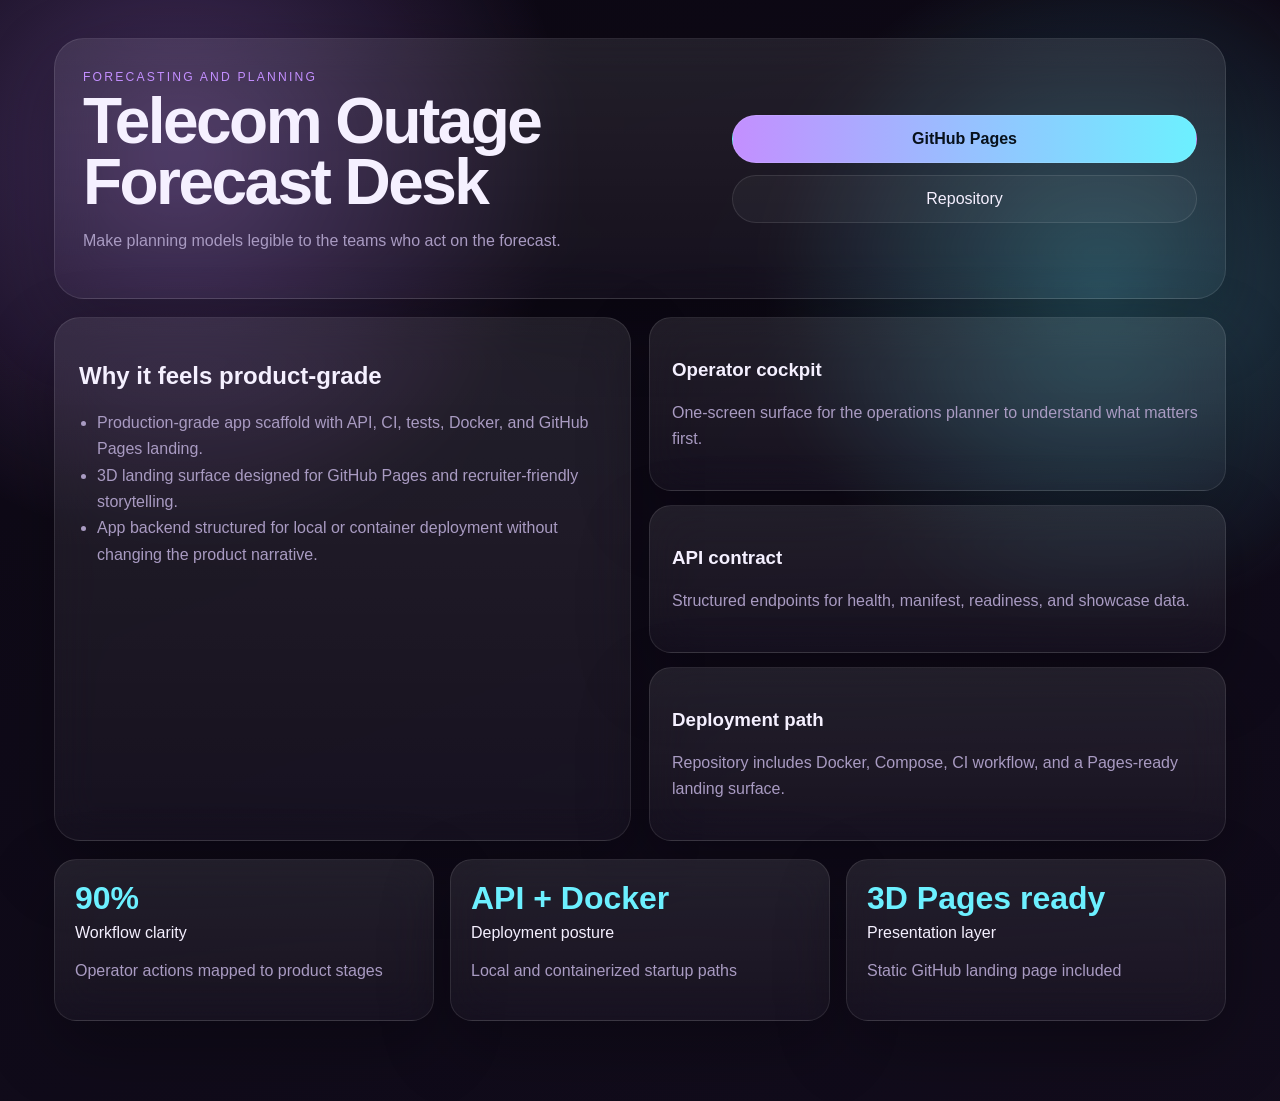
<file: docs/index.html>
<!DOCTYPE html>
<html lang="en">
<head>
  <meta charset="UTF-8" />
  <meta name="viewport" content="width=device-width, initial-scale=1.0" />
  <title>Telecom Outage Forecast Desk Landing</title>
  <link rel="stylesheet" href="landing.css" />
</head>
<body>
  <div class="scene" id="scene">
    <div class="backdrop"></div>
    <main class="deck">
      <section class="hero-card glass">
        <div>
          <span class="eyebrow">Forecasting and planning</span>
          <h1>Telecom Outage Forecast Desk</h1>
          <p>Make planning models legible to the teams who act on the forecast.</p>
        </div>
        <nav class="cta-stack">
          <a class="cta primary" href="https://r-behera.github.io/sktime-enterprise-timeseries-studio/">GitHub Pages</a>
          <a class="cta" href="https://github.com/R-behera/sktime-enterprise-timeseries-studio">Repository</a>
        </nav>
      </section>
      <section class="orbit-grid">
        <div class="glass panel large">
          <h2>Why it feels product-grade</h2>
          <ul><li>Production-grade app scaffold with API, CI, tests, Docker, and GitHub Pages landing.</li><li>3D landing surface designed for GitHub Pages and recruiter-friendly storytelling.</li><li>App backend structured for local or container deployment without changing the product narrative.</li></ul>
        </div>
        <div id="cards" class="card-stack"></div>
      </section>
      <section class="metrics-row" id="metrics"></section>
    </main>
  </div>
  <script>window.PROJECT_MANIFEST = {"slug": "sktime-enterprise-timeseries-studio", "title": "Telecom Outage Forecast Desk", "summary": "![Demo Screenshot](demo/screenshot.png)", "domain": "Forecasting and planning", "audience": "operations planner", "promise": "Make planning models legible to the teams who act on the forecast.", "hero": ["Production-grade app scaffold with API, CI, tests, Docker, and GitHub Pages landing.", "3D landing surface designed for GitHub Pages and recruiter-friendly storytelling.", "App backend structured for local or container deployment without changing the product narrative."], "kpis": [{"label": "Workflow clarity", "value": "90%", "note": "Operator actions mapped to product stages"}, {"label": "Deployment posture", "value": "API + Docker", "note": "Local and containerized startup paths"}, {"label": "Presentation layer", "value": "3D Pages ready", "note": "Static GitHub landing page included"}], "stages": ["ingest", "validate", "analyze", "decide", "monitor"], "cards": [{"title": "Operator cockpit", "body": "One-screen surface for the operations planner to understand what matters first."}, {"title": "API contract", "body": "Structured endpoints for health, manifest, readiness, and showcase data."}, {"title": "Deployment path", "body": "Repository includes Docker, Compose, CI workflow, and a Pages-ready landing surface."}], "scene": "depth-columns", "theme": {"bg": "#0c0812", "surface": "#171022", "ink": "#f5f0ff", "muted": "#a99bc2", "accent": "#c38fff", "accent2": "#6cf0ff"}, "pages_url": "https://r-behera.github.io/sktime-enterprise-timeseries-studio/", "api_examples": {"health": {"status": "ok", "project": "sktime-enterprise-timeseries-studio"}, "readiness": {"api": "ready", "landing_page": "docs/index.html", "container": "Dockerfile present"}, "signals": [{"name": "Decision coverage", "status": "strong", "detail": "App and landing narrative aligned"}, {"name": "Operator context", "status": "strong", "detail": "Primary user anchored as operations planner"}, {"name": "Delivery path", "status": "ready", "detail": "Pages + containerized app scaffold generated"}]}};</script>
  <script src="landing.js"></script>
</body>
</html>
</file>
<file: docs/landing.css>
:root{--bg:#0c0812;--surface:#171022;--ink:#f5f0ff;--muted:#a99bc2;--accent:#c38fff;--accent2:#6cf0ff;--rx:0deg;--ry:0deg;}*{box-sizing:border-box}html,body{margin:0;min-height:100%;font-family:Inter,Segoe UI,sans-serif;background:var(--bg);color:var(--ink)}.scene{min-height:100vh;overflow:hidden;position:relative;transform-style:preserve-3d;perspective:1600px}.backdrop{position:absolute;inset:-10%;background:radial-gradient(circle at 20% 20%,color-mix(in srgb,var(--accent) 30%, transparent),transparent 24%),radial-gradient(circle at 80% 30%,color-mix(in srgb,var(--accent2) 28%, transparent),transparent 22%),linear-gradient(160deg,var(--bg),color-mix(in srgb,var(--surface) 78%, black));filter:saturate(1.15)}.deck{position:relative;z-index:2;max-width:1220px;margin:0 auto;padding:38px 24px 80px;transform:rotateX(var(--rx)) rotateY(var(--ry));transition:transform .12s ease-out}.glass{background:linear-gradient(180deg,rgba(255,255,255,.09),rgba(255,255,255,.03));border:1px solid rgba(255,255,255,.1);backdrop-filter:blur(22px);box-shadow:0 24px 70px rgba(0,0,0,.28)}.hero-card{display:grid;grid-template-columns:1.15fr .85fr;gap:20px;padding:28px;border-radius:30px;margin-bottom:18px}.eyebrow{letter-spacing:.18em;text-transform:uppercase;font-size:.76rem;color:var(--accent)}h1{font-size:clamp(2.4rem,5vw,4.8rem);line-height:.94;margin:.4rem 0 1rem;letter-spacing:-.04em}p,li{color:var(--muted);line-height:1.65}.cta-stack{display:flex;flex-direction:column;justify-content:center;gap:12px}.cta{display:inline-flex;justify-content:center;padding:14px 18px;border-radius:999px;text-decoration:none;color:var(--ink);border:1px solid rgba(255,255,255,.1);background:rgba(255,255,255,.04)}.primary{background:linear-gradient(90deg,var(--accent),var(--accent2));color:#07111b;font-weight:700}.orbit-grid{display:grid;grid-template-columns:1fr 1fr;gap:18px;margin-bottom:18px}.panel.large{padding:24px;border-radius:26px}.card-stack{display:grid;gap:14px}.flip{padding:22px;border-radius:22px;transform:translateZ(var(--z))}.metrics-row{display:grid;grid-template-columns:repeat(3,minmax(0,1fr));gap:16px}.metric{padding:20px;border-radius:22px}.metric strong{display:block;font-size:2rem;color:var(--accent2);margin-bottom:.4rem}ul{padding-left:18px;margin:14px 0 0}@media(max-width:980px){.hero-card,.orbit-grid,.metrics-row{grid-template-columns:1fr}.deck{padding:22px 16px 60px}}
</file>
